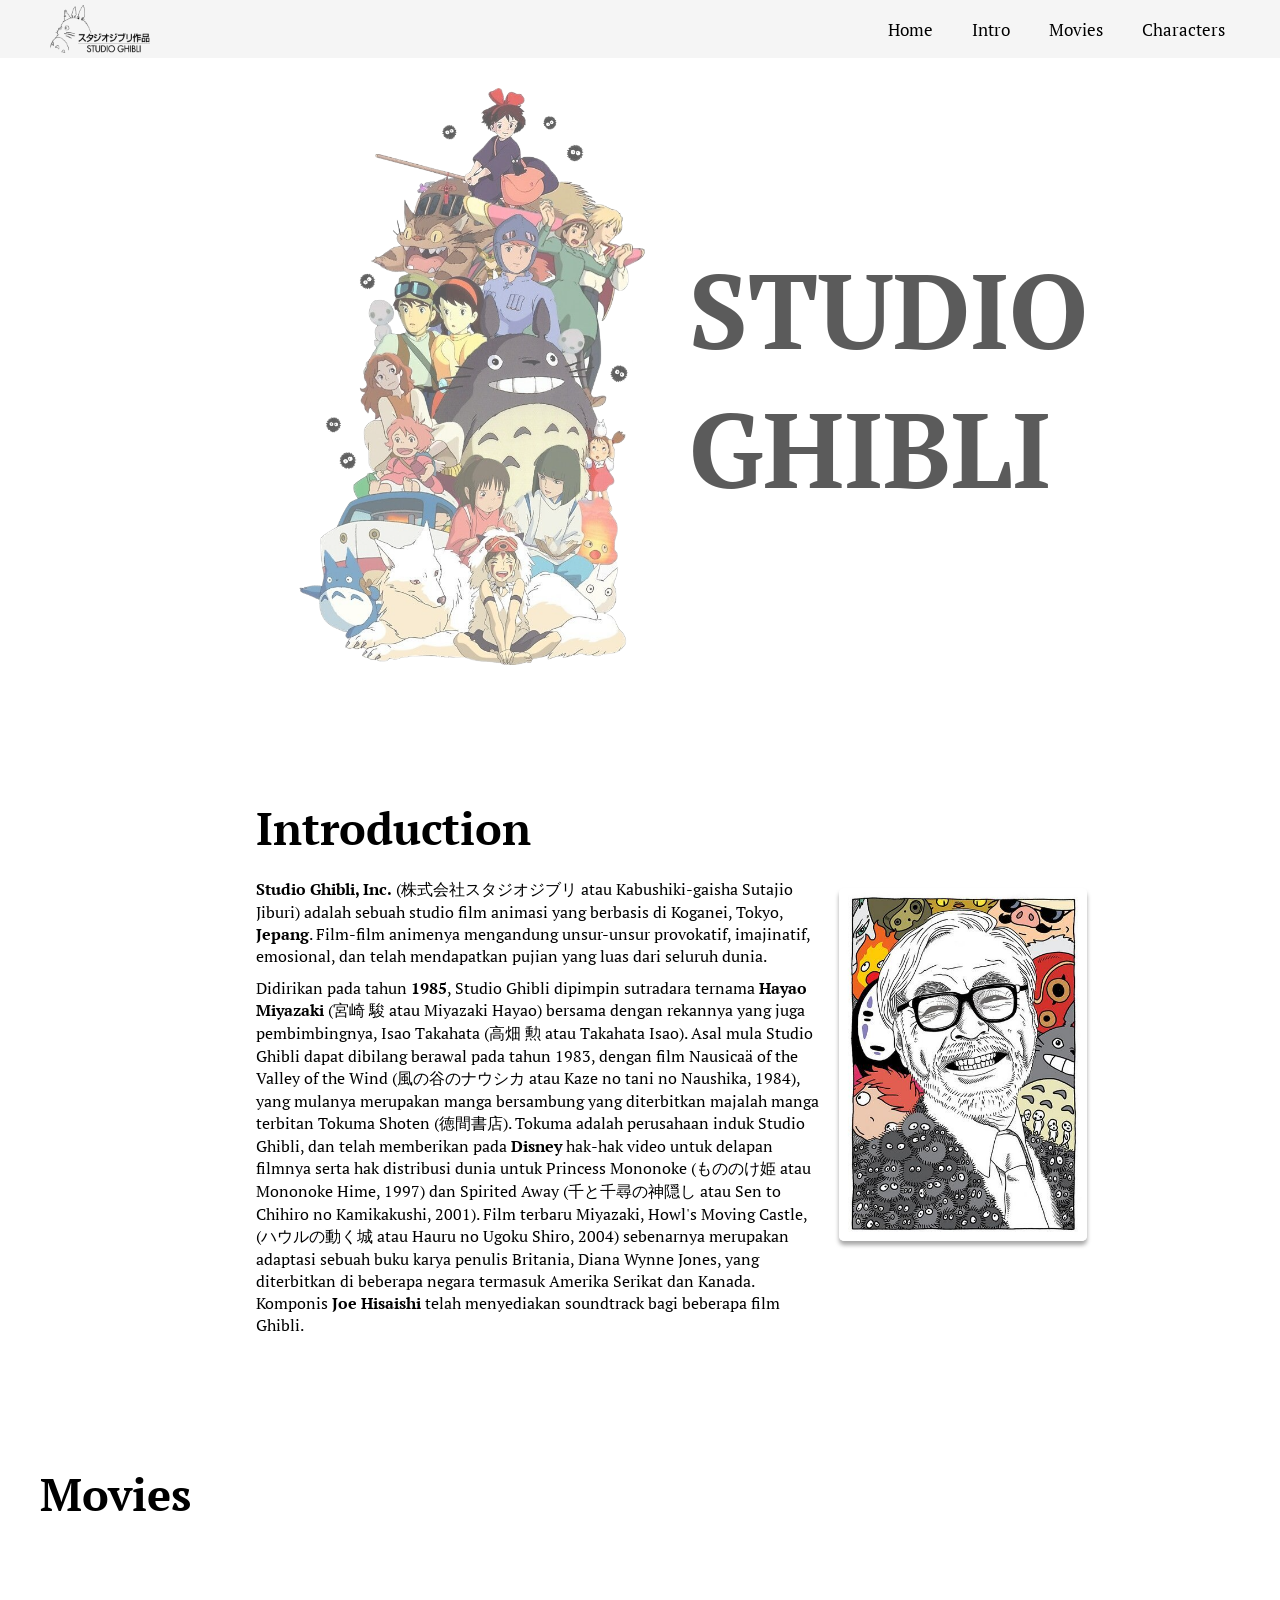
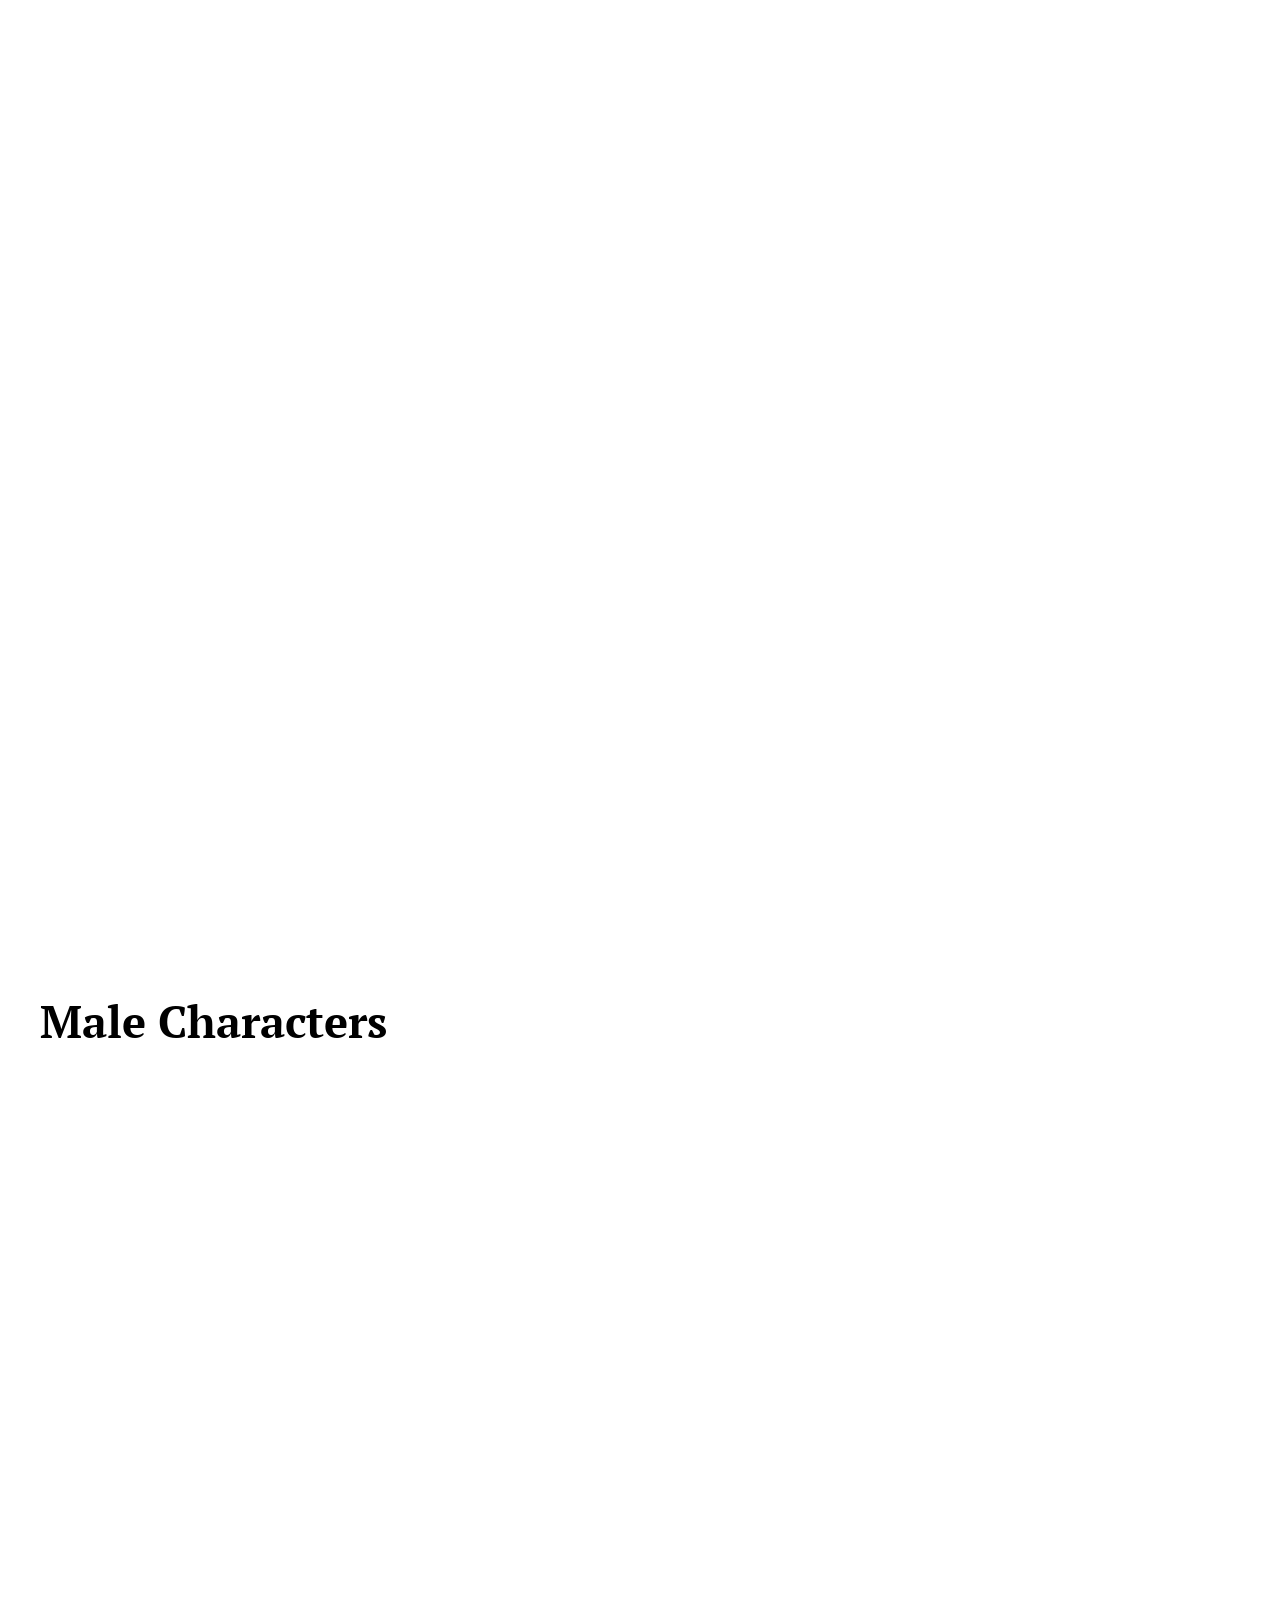
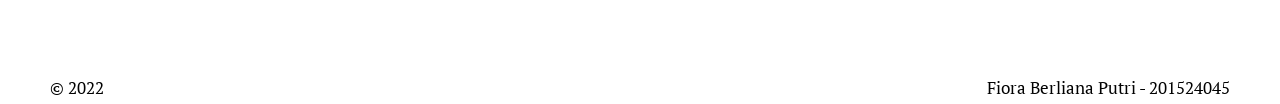
<file: Mission2_VanillaJS/index.html>
<!DOCTYPE html>
<html>
<head>
    <meta charset="UTF-8">
    <meta name="viewport" content="width=device-width, initial-scale=1.0">
    <link rel="stylesheet" href="assets/styles.css">
    <script src="assets/animation.js"></script>
    <title>Studio Ghibli-045</title>
</head>
<body>
    <!-- Header/Navbar -->
    <header>
        <div class="container bg-whitesmoke">
            <div class="navbar">
                <img src="assets/images/logo.png" class="logo">
                <nav>
                    <ul> 
                        <li><a href="">Home</a></li>
                        <li><a href="#intro">Intro</a></li>
                        <li><a href="#movies">Movies</a></li>
                        <li><a href="#characters">Characters</a></li>  
                    </ul>
                </nav> 
            </div>    
        </div>
    </header>
    <main>
        <!-- Home -->
        <section id="home">
            <div class="main-content mt30">
                <div class="images">
                    <img class="set-image1" src="assets/images/main-image.png">
                </div>
                <div class="title-main f-size1">
                    <h1 class="upper">Studio</h1>
                    <h1 class="upper">Ghibli</h1>    
                </div>
            </div>
        </section>

        <!-- Intro -->
        <section id="intro">
            <div class="intro-content">
                <div class="images">
                    <img id="img-intro" class="set-image2 box-shadow js-scroll" src="assets/images/intro-image.jpg">
                </div>
                <div id="content-intro" class="content js-scroll">
                    <h2 id="title-intro" class="f-size2 mb20 js-scroll">Introduction</h2> 
                    <p class="mb10">
                        <b>Studio Ghibli, Inc.</b> (株式会社スタジオジブリ atau Kabushiki-gaisha Sutajio Jiburi) adalah sebuah studio 
                        film animasi yang berbasis di Koganei, Tokyo, <b>Jepang</b>. Film-film animenya mengandung unsur-unsur 
                        provokatif, imajinatif, emosional, dan telah mendapatkan pujian yang luas dari seluruh dunia.
                    </p>
                    <p>
                        Didirikan pada tahun <b>1985</b>, Studio Ghibli dipimpin sutradara ternama <b>Hayao Miyazaki</b>
                        (宮崎 駿 atau Miyazaki Hayao) bersama dengan rekannya yang juga pembimbingnya, Isao Takahata 
                        (高畑 勲 atau Takahata Isao). Asal mula Studio Ghibli dapat dibilang berawal pada tahun 1983, dengan 
                        film Nausicaä of the Valley of the Wind (風の谷のナウシカ atau Kaze no tani no Naushika, 1984), yang 
                        mulanya merupakan manga bersambung yang diterbitkan majalah manga terbitan Tokuma Shoten (徳間書店). 
                        Tokuma adalah perusahaan induk Studio Ghibli, dan telah memberikan pada <b>Disney</b>  hak-hak video untuk 
                        delapan filmnya serta hak distribusi dunia untuk Princess Mononoke (もののけ姫 atau Mononoke Hime, 1997) 
                        dan Spirited Away (千と千尋の神隠し atau Sen to Chihiro no Kamikakushi, 2001). Film terbaru Miyazaki, 
                        Howl's Moving Castle, (ハウルの動く城 atau Hauru no Ugoku Shiro, 2004) sebenarnya merupakan adaptasi sebuah 
                        buku karya penulis Britania, Diana Wynne Jones, yang diterbitkan di beberapa negara termasuk Amerika 
                        Serikat dan Kanada. Komponis <b>Joe Hisaishi</b> telah menyediakan soundtrack bagi beberapa film Ghibli.
                    </p>
                </div>
            </div>
        </section>

        <!-- Movies -->
        <section id="movies">
            <h2 class="f-size2 pad1">Movies</h2> 
            <div class="movie-content">
                <div id="mov1" class="card box-shadow js-scroll">
                    <div class="images">
                        <img class="set-image1" src="assets/images/movie1.jpg">
                    </div>
                    <div class="desc-movie">
                        <h2 class="upper f-size3 mb20"><b>Princess Mononoke</b></h2>
                        <p class="f-size5">year <b>1997</b></p>
                        <p class="f-size5">genre <b class="upper">Action Adventure Fantasy</b></p>
                        <p class="f-size5">run time <b class="upper">95 minutes</b></p>
                        <p class="f-size5">directed by <b class="upper">Hayao Miyazaki</b></p>
                        <p class="f-size5">produced by <b class="upper">Tokuma Shoten</b></p>
                    </div>
                </div>
                <div id="mov2" class="card box-shadow js-scroll">
                   <div class="images">
                        <img class="set-image1" src="assets/images/movie2.jpg">
                   </div>
                   <div class="desc-movie">
                        <h2 class="upper f-size3 mb20"><b>Howl's Moving Castle</b></h2>
                        <p class="f-size5">year <b>2004</b></p>
                        <p class="f-size5">genre <b class="upper">Romance Adventure Fantasy</b></p>
                        <p class="f-size5">run time <b class="upper">119 minutes</b></p>
                        <p class="f-size5">directed by <b class="upper">Hayao Miyazaki</b></p>
                        <p class="f-size5">produced by <b class="upper">Hayao Miyazaki</b></p>
                    </div>
                </div> 
                <div id="mov3" class="card box-shadow js-scroll">
                    <div class="images">
                        <img class="set-image1" src="assets/images/movie3.jpg">
                    </div>
                    <div class="desc-movie">
                        <h2 class="upper f-size3 mb20"><b>Whisper of The Heart</b></h2>
                        <p class="f-size5">year <b>1995</b></p>
                        <p class="f-size5">genre <b class="upper">Slice of Life Drama Romance</b></p>
                        <p class="f-size5">run time <b class="upper">111 minutes</b></p>
                        <p class="f-size5">directed by <b class="upper">Yoshifumi Kondo</b></p>
                        <p class="f-size5">produced by <b class="upper">Toshio Suzuki</b></p>
                    </div>
                </div>
                <div id="mov4" class="card box-shadow js-scroll">
                    <div class="images">
                        <img class="set-image1" src="assets/images/movie4.jpg">
                    </div>
                    <div class="desc-movie">
                        <h2 class="upper f-size3 mb20"><b>The Secret Life of Arriety</b></h2>
                        <p class="f-size5">year <b>2010</b></p>
                        <p class="f-size5">genre <b class="upper">Drama Fantasy</b></p>
                        <p class="f-size5">run time <b class="upper">94 minutes</b></p>
                        <p class="f-size5">directed by <b class="upper">Hiromasa Yonebashi</b></p>
                        <p class="f-size5">produced by <b class="upper">Studio Ghibli</b></p>
                    </div>
                </div>
                <div id="mov5" class="card box-shadow js-scroll">
                    <div class="images">
                        <img class="set-image1" src="assets/images/movie5.jpg">
                    </div>
                    <div class="desc-movie">
                        <h2 class="upper f-size3 mb50"><b>Spirited Away</b></h2>
                        <p class="f-size5">year <b>2001</b></p>
                        <p class="f-size5">genre <b class="upper">Mystery Adventure Fantasy</b></p>
                        <p class="f-size5">run time <b class="upper">125 minutes</b></p>
                        <p class="f-size5">directed by <b class="upper">Hayao Miyazaki</b></p>
                        <p class="f-size5">produced by <b class="upper">Toshio Suzuki</b></p>
                    </div>
                </div>              
            </div>
                <div class="movie-content">
                    <div id="mov6" class="card box-shadow js-scroll">
                        <div class="images">
                            <img class="set-image1" src="assets/images/movie6.jpg">
                        </div>
                        <div class="desc-movie">
                            <h2 class="upper f-size3 mb20"><b>Ponyo on The Cliff by The Sea</b></h2>
                            <p class="f-size5">year <b>2008</b></p>
                            <p class="f-size5">genre <b class="upper">Adventure Fantasy</b></p>
                            <p class="f-size5">run time <b class="upper">103 minutes</b></p>
                            <p class="f-size5">directed by <b class="upper">Hayao Miyazaki</b></p>
                            <p class="f-size5">produced by <b class="upper">Studio Ghibli</b></p>
                        </div>
                    </div>
                    <div id="mov7" class="card box-shadow js-scroll">
                        <div class="images">
                            <img class="set-image1" src="assets/images/movie7.jpg">
                        </div>
                        <div class="desc-movie">
                            <h2 class="upper f-size3 mb20"><b>Kiki's Delivery Service</b></h2>
                            <p class="f-size5">year <b>1989</b></p>
                            <p class="f-size5">genre <b class="upper">Romance Adventure Fantasy</b></p>
                            <p class="f-size5">run time <b class="upper">103 minutes</b></p>
                            <p class="f-size5">directed by <b class="upper">Hayao Miyazaki</b></p>
                            <p class="f-size5">produced by <b class="upper">Toru Hara</b></p>
                        </div>
                    </div> 
                    <div id="mov8" class="card box-shadow js-scroll">
                        <div class="images">
                            <img class="set-image1" src="assets/images/movie8.jpg">
                        </div>
                        <div class="desc-movie">
                            <h2 class="upper f-size3 mb20"><b>From Up on Poppy Hill</b></h2>
                            <p class="f-size5">year <b>2011</b></p>
                            <p class="f-size5">genre <b class="upper">Historical Romance School</b></p>
                            <p class="f-size5">run time <b class="upper">92 minutes</b></p>
                            <p class="f-size5">directed by <b class="upper">Goro Miyazaki</b></p>
                            <p class="f-size5">produced by <b class="upper">Tokshio Suzuki</b></p>
                        </div>
                    </div>
                    <div id="mov9" class="card box-shadow js-scroll">
                        <div class="images">
                            <img class="set-image1" src="assets/images/movie9.jpg">
                        </div>
                        <div class="desc-movie">
                            <h2 class="upper f-size3 mb50"><b>The Wind Rises</b></h2>
                            <p class="f-size5">year <b>2013</b></p>
                            <p class="f-size5">genre <b class="upper">Drama Historical Romance</b></p>
                            <p class="f-size5">run time <b class="upper">95 minutes</b></p>
                            <p class="f-size5">directed by <b class="upper">Hayao Miyazaki</b></p>
                            <p class="f-size5">produced by <b class="upper">Studio Ghibli</b></p>
                        </div>
                    </div>
                    <div id="mov10" class="card box-shadow js-scroll">
                        <div class="images">
                            <img class="set-image1" src="assets/images/movie10.jpg">
                        </div>
                        <div class="desc-movie">
                            <h2 class="upper f-size3 mb50"><b>Ocean Waves</b></h2>
                            <p class="f-size5">year <b>1993</b></p>
                            <p class="f-size5">genre <b class="upper">Drama Romance School</b></p>
                            <p class="f-size5">run time <b class="upper">72 minutes</b></p>
                            <p class="f-size5">directed by <b class="upper">Tomomi Mochizuki</b></p>
                            <p class="f-size5">produced by <b class="upper">Toshio Suzuki</b></p>
                        </div>
                    </div>              
                </div>
        </section>

        <!-- Characters -->
        <section id="characters">
            <h2 class="f-size2 pad2 mt100">Male Characters</h2> 
            <div class="char-content">
                <div id="char1" class="container js-scroll">
                    <div class="images">
                        <img class="rounded" src="assets/images/boy1.jpg">
                    </div>
                    <div class="name">
                        <h3>Ashitaka</h3>
                    </div>
                </div>
                <div id="char2" class="container js-scroll">
                    <div class="images">
                        <img class="rounded" src="assets/images/boy2.jpg">
                    </div>
                    <div class="name">
                        <h3>Howl</h3>
                    </div>
                </div>
                <div id="char3" class="container js-scroll">
                    <div class="images">
                        <img class="rounded" src="assets/images/boy3.jpg">
                    </div>
                    <div class="name">
                        <h3>Seiji</h3>
                    </div>
                </div>
                <div id="char4" class="container js-scroll">
                    <div class="images">
                        <img class="rounded" src="assets/images/boy4.jpg">
                    </div>
                    <div class="name">
                        <h3>Sho</h3>
                    </div>
                </div>
                <div id="char5" class="container js-scroll">
                    <div class="images">
                        <img class="rounded" src="assets/images/boy5.jpg">
                    </div>
                    <div class="name">
                        <h3>Haku</h3>
                    </div>
                </div>
            </div>
            <div class="char-content">
                <div id="char6" class="container js-scroll">
                    <div class="images">
                        <img class="rounded" src="assets/images/boy6.jpg">
                    </div>
                    <div class="name">
                        <h3>Sosuke</h3>
                    </div>
                </div>
                <div id="char7" class="container js-scroll">
                    <div class="images">
                        <img class="rounded" src="assets/images/boy7.jpg">
                    </div>
                    <div class="name">
                        <h3>Tombo</h3>
                    </div>
                </div>
                <div id="char8" class="container js-scroll">
                    <div class="images">
                        <img class="rounded" src="assets/images/boy8.jpg">
                    </div>
                    <div class="name">
                        <h3>Shun</h3>
                    </div>
                </div>
                <div id="char9" class="container js-scroll">
                    <div class="images">
                        <img class="rounded" src="assets/images/boy9.jpg">
                    </div>
                    <div class="name">
                        <h3>Jiro</h3>
                    </div>
                </div>
                <div id="char10" class="container js-scroll">
                    <div class="images">
                        <img class="rounded" src="assets/images/boy10.jpg">
                    </div>
                    <div class="name">
                        <h3>Taku</h3>
                    </div>
                </div>
            </div>
        </section>

        <!-- Footer -->
        <footer>
            <div class="container">
                <div class="navbar mt30">
                    <h5 class="f-size4 f-weight3">&copy 2022</h5>
                    <nav>
                       <p class="f-size4">Fiora Berliana Putri - 201524045</p> 
                    </nav>
                </div>
            </div>    
        </footer>
    </main>
    <script src="assets/script.js"></script>
</body>
</html>
</file>
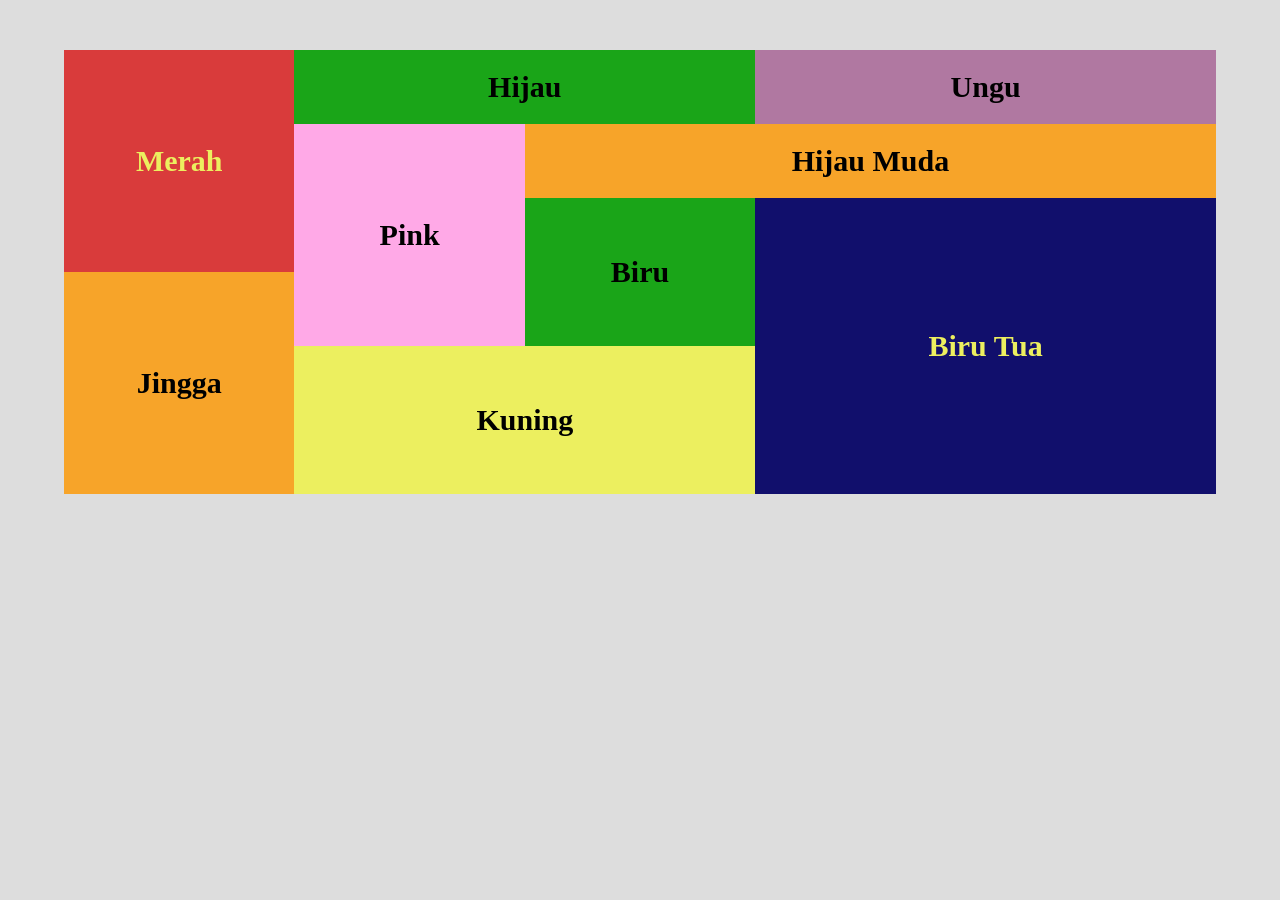
<file: Mission1_HTML/tugas 1/index.html>
<!DOCTYPE html>
<html lang="en">
<head>
    <meta charset="UTF-8"/>
    <meta name="viewport" content="width=device-width, initial-scale=1.0" />
    <link rel="stylesheet" href="styles.css">
    <title>Styling Box-045</title>
</head>
<body>
    <div class="container">
    <div class="box box1 color-red font font-color-yellow">Merah</div>
    <div class="box box2 color-green font">Hijau</div>
    <div class="box box3 color-purple font">Ungu</div>
    <div class="box box4 color-orange font">Jingga</div>
    <div class="box box5 color-pink font">Pink</div>
    <div class="box box6 color-orange font">Hijau Muda</div>
    <div class="box box7 color-green font">Biru</div>
    <div class="box box8 color-yellow font">Kuning</div>
    <div class="box box9 color-navy font font-color-yellow">Biru Tua</div>
    </div>
</body>
</html>
</file>
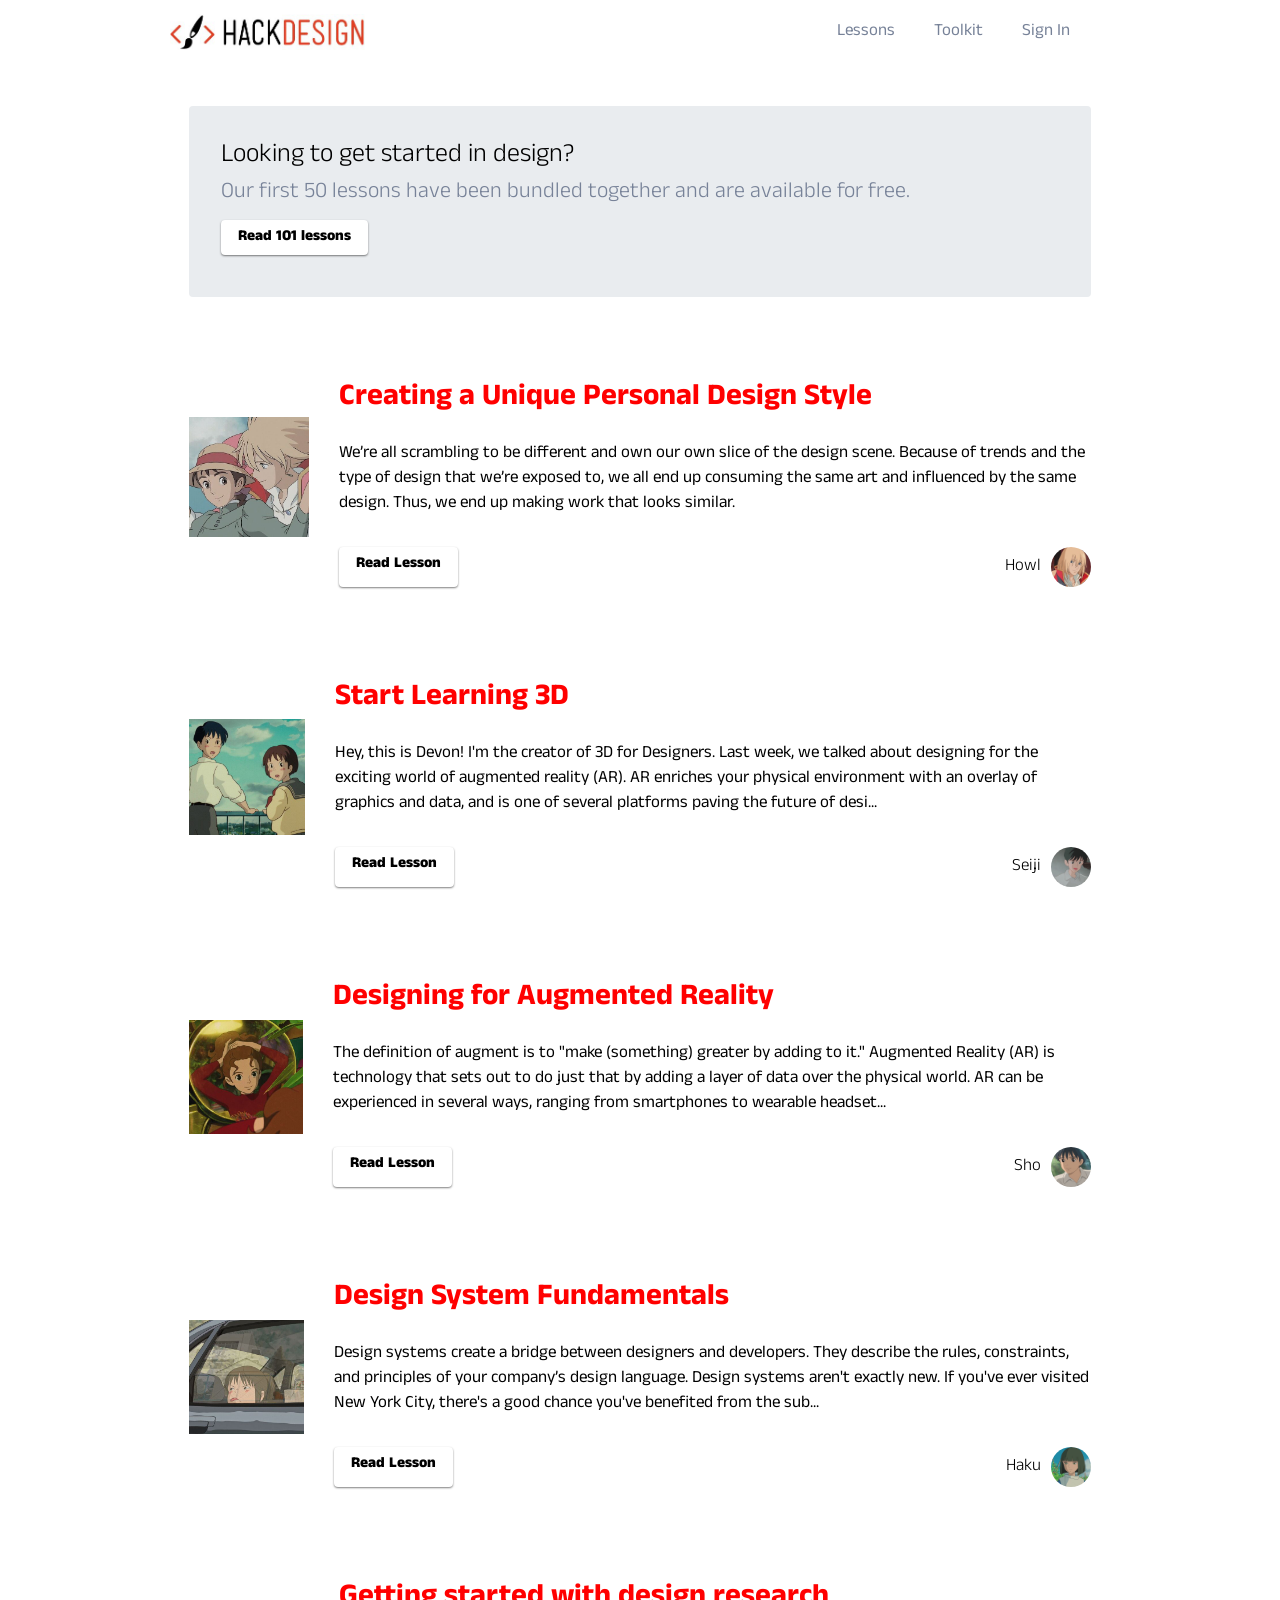
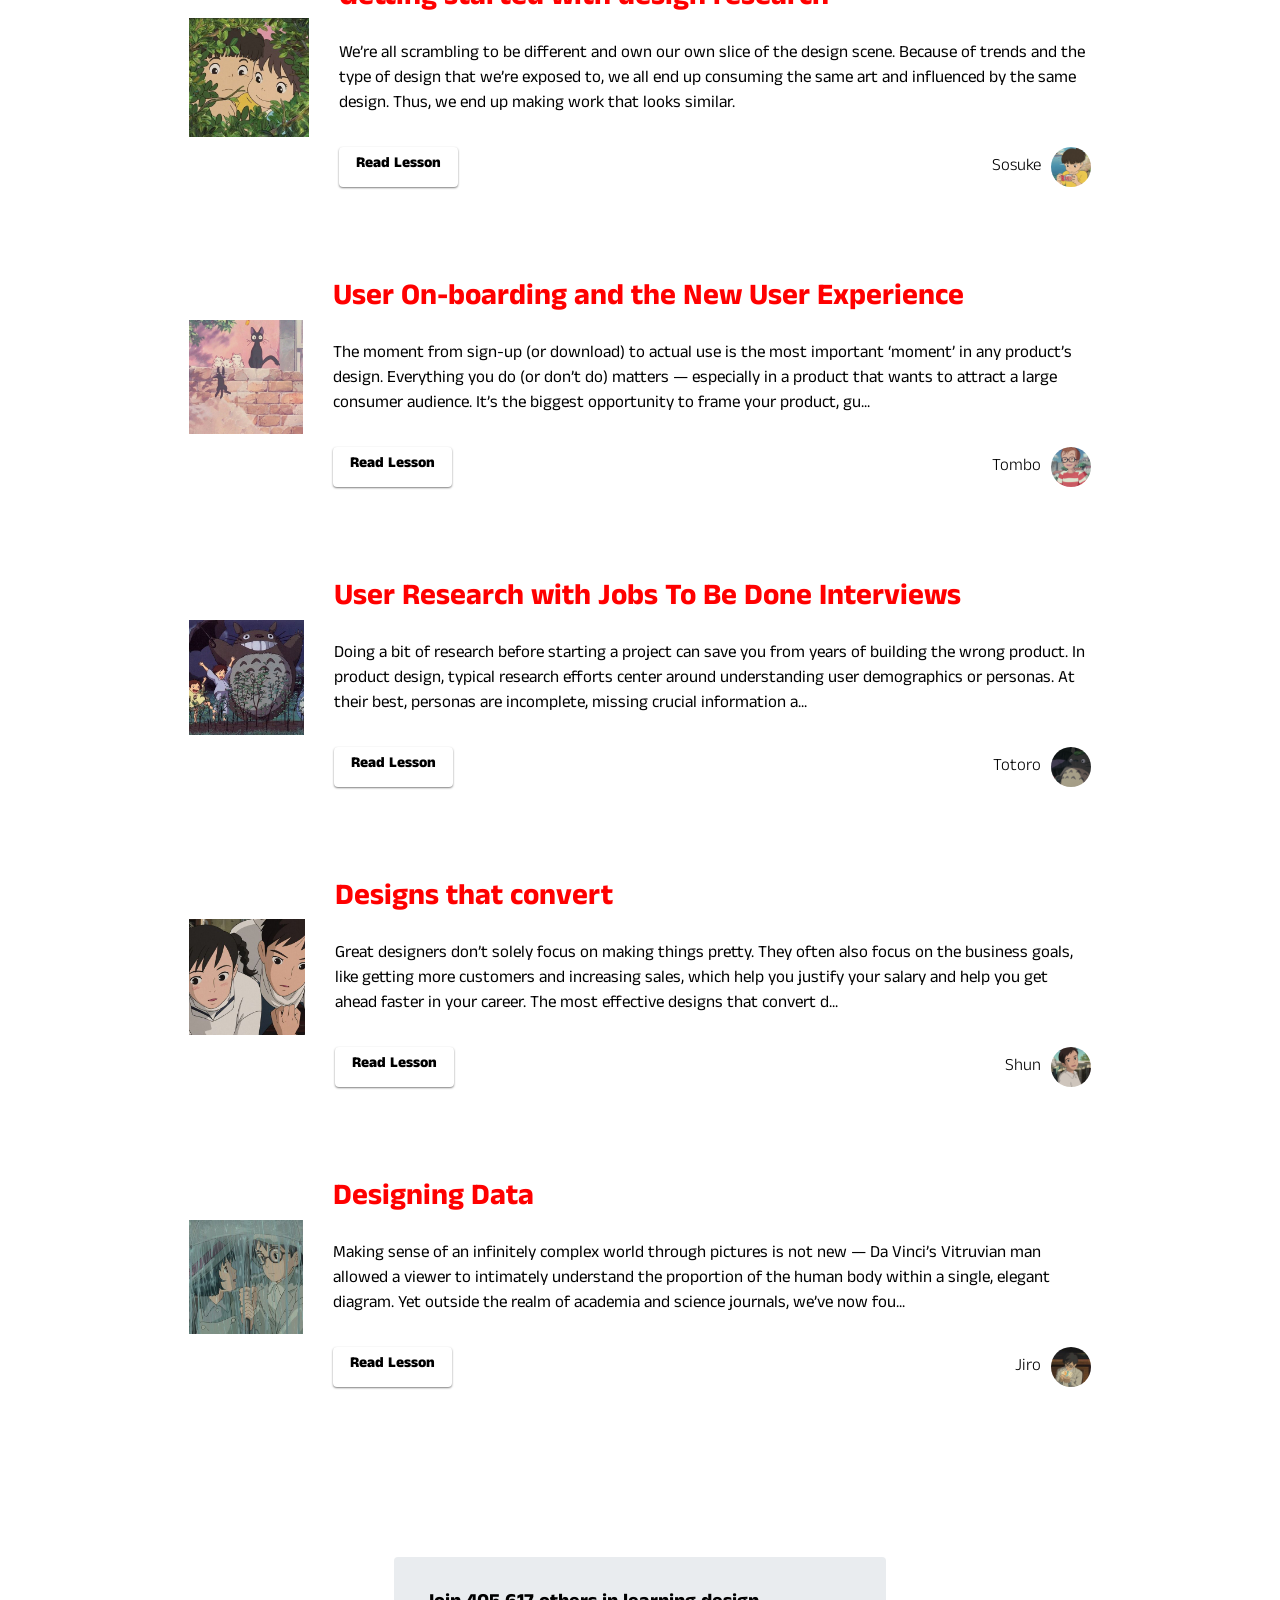
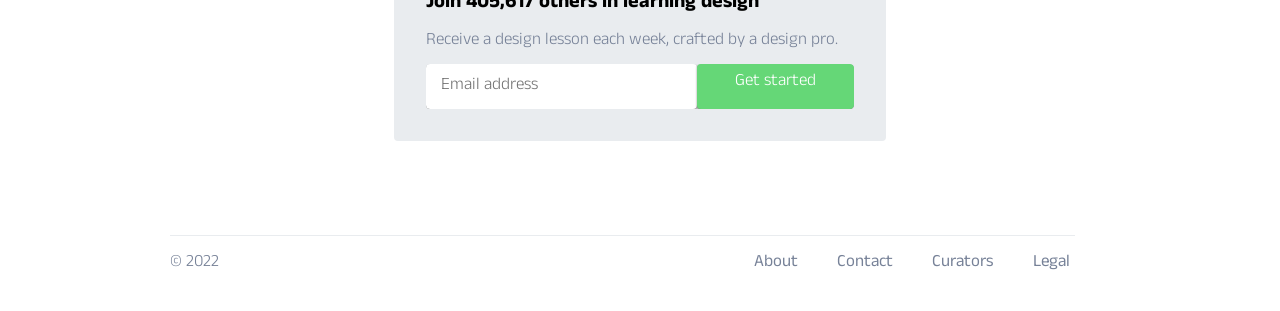
<file: Mission1_HTML/tugas 2/index.html>
<!DOCTYPE html>
<html>
<head>
    <meta charset="UTF-8">
    <meta name="viewport" content="width=device-width, initial-scale=1.0">
    <link rel="stylesheet" href="styles.css">
    <title>Imitate Web-045</title>
</head>
<body>
    <!-- Header/Navbar -->
    <header>
        <div class="container">
            <div class="navbar">
                <img src="images/logo.png" class="logo">
                <nav>
                    <ul> 
                        <li><a href="">Lessons</a></li>
                        <li><a href="">Toolkit</a></li>
                        <li><a href="">Sign In</a></li> 
                    </ul>
                </nav> 
            </div>    
        </div>
    </header>

    <article>
        <!-- Card -->
        <div class="card">
            <h2 class="f-weight3 f-size2">Looking to get started in design?</h2>
            <p class="f-weight3 f-size3 c-grey mb-10">Our first 50 lessons have been bundled together and are available for free.</p>
            <a class="btn btn-white btn-shadow mtb-10">Read 101 lessons</a>  
        </div>

        <!-- Content -->
        <main>
            <div class="content mt-50">
                <div class="image">
                    <img src="images/content-image1.jpg">
                </div>
                <div class="content-main">
                    <a class="red-underline"><h1 class="f-size1 c-red">Creating a Unique Personal Design Style</h1></a>
                    <p class="f-size5 mt-20">We’re all scrambling to be different and own our own slice of the design scene. Because of trends and the type of design that we’re exposed to, we all end up consuming the same art and influenced by the same design. Thus, we end up making work that looks similar.</p>
                    <div class="content-footer mt-30">
                        <a class="btn btn-white btn-shadow">Read Lesson</a>
                        <div class="profile">
                            <h3 class="f-weight3 f-size5 c-grey1">Howl</h3>
                            <img class="rounded" src="images//profile-image1.jpg">
                        </div>
                    </div>
                </div>
            </div>
            <div class="content mt-50">
                <div class="image">
                    <img src="images/content-image2.jpg">
                </div>
                <div class="content-main">
                    <a class="red-underline"><h1 class="f-size1 c-red">Start Learning 3D</h1></a>
                    <p class="f-size5 mt-20">Hey, this is Devon! I'm the creator of 3D for Designers. Last week, we talked about designing for the exciting world of augmented reality (AR). AR enriches your physical environment with an overlay of graphics and data, and is one of several platforms paving the future of desi...</p>
                    <div class="content-footer mt-30">
                        <a class="btn btn-white btn-shadow">Read Lesson</a>
                        <div class="profile">
                            <h3 class="f-weight3 f-size5 c-grey1">Seiji</h3>
                            <img class="rounded" src="images//profile-image2.jpg">
                        </div>
                    </div>
                </div>
            </div>
            <div class="content mt-50">
                <div class="image">
                    <img src="images/content-image3.jpg">
                </div>
                <div class="content-main">
                    <a class="red-underline"><h1 class="f-size1 c-red">Designing for Augmented Reality</h1></a>
                    <p class="f-size5 mt-20">The definition of augment is to "make (something) greater by adding to it." Augmented Reality (AR) is technology that sets out to do just that by adding a layer of data over the physical world. AR can be experienced in several ways, ranging from smartphones to wearable headset...</p>
                    <div class="content-footer mt-30">
                        <a class="btn btn-white btn-shadow">Read Lesson</a>
                        <div class="profile">
                            <h3 class="f-weight3 f-size5 c-grey1">Sho</h3>
                            <img class="rounded" src="images//profile-image3.jpg">
                        </div>
                    </div>
                </div>
            </div>
            <div class="content mt-50">
                <div class="image">
                    <img src="images/content-image4.jpg">
                </div>
                <div class="content-main">
                    <a class="red-underline"><h1 class="f-size1 c-red">Design System Fundamentals</h1></a>
                    <p class="f-size5 mt-20">Design systems create a bridge between designers and developers. They describe the rules, constraints, and principles of your company’s design language. Design systems aren't exactly new. If you've ever visited New York City, there's a good chance you've benefited from the sub...</p>
                    <div class="content-footer mt-30">
                        <a class="btn btn-white btn-shadow">Read Lesson</a>
                        <div class="profile">
                            <h3 class="f-weight3 f-size5 c-grey1">Haku</h3>
                            <img class="rounded" src="images//profile-image4.jpg">
                        </div>
                    </div>
                </div>
            </div>
            <div class="content mt-50">
                <div class="image">
                    <img src="images/content-image5.jpg">
                </div>
                <div class="content-main">
                    <a class="red-underline"><h1 class="f-size1 c-red">Getting started with design research</h1></a>
                    <p class="f-size5 mt-20">We’re all scrambling to be different and own our own slice of the design scene. Because of trends and the type of design that we’re exposed to, we all end up consuming the same art and influenced by the same design. Thus, we end up making work that looks similar.</p>
                    <div class="content-footer mt-30">
                        <a class="btn btn-white btn-shadow">Read Lesson</a>
                        <div class="profile">
                            <h3 class="f-weight3 f-size5 c-grey1">Sosuke</h3>
                            <img class="rounded" src="images//profile-image5.jpg">
                        </div>
                    </div>
                </div>
            </div>
            <div class="content mt-50">
                <div class="image">
                    <img src="images/content-image6.jpg">
                </div>
                <div class="content-main">
                    <a class="red-underline"><h1 class="f-size1 c-red">User On-boarding and the New User Experience</h1></a>
                    <p class="f-size5 mt-20">The moment from sign-up (or download) to actual use is the most important ‘moment’ in any product’s design. Everything you do (or don’t do) matters — especially in a product that wants to attract a large consumer audience. It’s the biggest opportunity to frame your product, gu...</p>
                    <div class="content-footer mt-30">
                        <a class="btn btn-white btn-shadow">Read Lesson</a>
                        <div class="profile">
                            <h3 class="f-weight3 f-size5 c-grey1">Tombo</h3>
                            <img class="rounded" src="images//profile-image6.jpg">
                        </div>
                    </div>
                </div>
            </div>
            <div class="content mt-50">
                <div class="image">
                    <img src="images/content-image7.jpg">
                </div>
                <div class="content-main">
                    <a class="red-underline"><h1 class="f-size1 c-red">User Research with Jobs To Be Done Interviews</h1></a>
                    <p class="f-size5 mt-20">Doing a bit of research before starting a project can save you from years of building the wrong product. In product design, typical research efforts center around understanding user demographics or personas. At their best, personas are incomplete, missing crucial information a...</p>
                    <div class="content-footer mt-30">
                        <a class="btn btn-white btn-shadow">Read Lesson</a>
                        <div class="profile">
                            <h3 class="f-weight3 f-size5 c-grey1">Totoro</h3>
                            <img class="rounded" src="images//profile-image7.jpg">
                        </div>
                    </div>
                </div>
            </div>
            <div class="content mt-50">
                <div class="image">
                    <img src="images/content-image8.jpg">
                </div>
                <div class="content-main">
                    <a class="red-underline"><h1 class="f-size1 c-red">Designs that convert</h1></a>
                    <p class="f-size5 mt-20">Great designers don’t solely focus on making things pretty. They often also focus on the business goals, like getting more customers and increasing sales, which help you justify your salary and help you get ahead faster in your career. The most effective designs that convert d...</p>
                    <div class="content-footer mt-30">
                        <a class="btn btn-white btn-shadow">Read Lesson</a>
                        <div class="profile">
                            <h3 class="f-weight3 f-size5 c-grey1">Shun</h3>
                            <img class="rounded" src="images//profile-image8.jpg">
                        </div>
                    </div>
                </div>
            </div>
            <div class="content mt-50">
                <div class="image">
                    <img src="images/content-image9.jpg">
                </div>
                <div class="content-main">
                    <a class="red-underline"><h1 class="f-size1 c-red">Designing Data</h1></a>
                    <p class="f-size5 mt-20">Making sense of an infinitely complex world through pictures is not new — Da Vinci’s Vitruvian man allowed a viewer to intimately understand the proportion of the human body within a single, elegant diagram. Yet outside the realm of academia and science journals, we’ve now fou...</p>
                    <div class="content-footer mt-30">
                        <a class="btn btn-white btn-shadow">Read Lesson</a>
                        <div class="profile">
                            <h3 class="f-weight3 f-size5 c-grey1">Jiro</h3>
                            <img class="rounded" src="images//profile-image9.jpg">
                        </div>
                    </div>
                </div>
            </div>
        </main>
    </article>

    <!-- Card -->
    <aside>
        <div class="card">
          <h1 class="f-size4 f-weight1">Join 405,617 others in learning design</h1>
          <p class="f-size5 c-grey f-weight3 mtb-10">Receive a design lesson each week, crafted by a design pro.</p>
          <div class="email">
            <input class="f-size5 f-weight3 btn btn-white btn-shadow" type="text" placeholder="Email address">
            <a class="none-underline f-size5 f-weight3 c-white txt-center btn btn-width1 btn-green btn-shadow" href="">Get started</a>
          </div>
        </div>
    </aside>

    <!-- Footer -->
    <footer>
        <div class="container">
            <div class="navbar mtb-30 border-top">
                <h5 class="f-size5 f-weight3 c-grey">&copy 2022</h5>
                <nav>
                    <ul>
                        <li><a href="">About</a></li>
                        <li><a href="">Contact</a></li>
                        <li><a href="">Curators</a></li>
                        <li><a href="">Legal</a></li>
                    </ul>
                </nav>
            </div>
        </div>    
    </footer>
</body>
</html>
</file>
<file: Mission2_VanillaJS/assets/styles.css>
@import url('https://fonts.googleapis.com/css2?family=PT+Serif&display=swap');

*{
    margin: 0;
    padding: 0;
    box-sizing: border-box;
    font-family: 'PT Serif', serif;
}

header{
    position: sticky;
    top: 0;
    z-index: 1;
}

.container{
    padding: 5px 50px;
}

header .container{
    margin: 0;
}

.navbar{
    height: 15%;
    display: flex;
    align-items: center;
}

.logo{
    width: 100px;
}

nav{
    flex: 1;
    text-align: right;
}

nav ul li{
    margin-left: 25px;
    padding: 5px;
    list-style: none;
    display: inline-block;
}

nav ul li a{
    text-decoration: none;
    color: black;
    font-size: 17px;
}

a:hover{
    text-decoration: underline;
}

.main-content{
    display: flex;
}

.title-main{
    padding-right: 15%;
    margin: auto;
}

.main-content .images{
    margin-left: 20%;
    width: 450px;
    display: block;
}

.set-image1 {
    width: 100%;
}

.set-image2 {
    width: 800%;
    border-radius: 5px;
}

.intro-content .images{
    margin-right: 20%;
    margin-top: auto;
    margin-bottom: auto;
}

.intro-content{
    display: flex;
    flex-direction: row-reverse;
    justify-content: center;
    text-align: left;
    gap: 20px;
    padding: 10% 20%;
}

.movie-content{
    display: flex;
    flex-direction: row;
    justify-content: center;
}

.card{
    margin: 10px;
    padding: 20px;
    border-radius: 10px;
    background-color: #e9ecef;
    width: 18%;
    text-align: left;
}

.char-content{
    display: flex;
    flex-direction: row;
    justify-content: center;
}

.char-content .container{
    margin-top: 50px;
    margin-bottom: 50px;
}

.rounded{
    width: 100%;
    border-radius: 50%;
}

.name{
    text-align: center;
}

footer .container{
    margin-top: 0;
    margin-bottom: 0; 
}

/* Utils for Font/Text */
.f-weight3{
    font-weight: 300;
}

.f-size1{
    font-size: 70px;
}

.f-size2{
    font-size: 45px;
}

.f-size3{
    font-size: 27px;
}

.f-size4{
    font-size: 17px;
}

.f-size5{
    font-size: 12px;
}

.upper{
    text-transform: uppercase
}

.lower{
    text-transform: lowercase
}

/* Utils */
.box-shadow{
    box-shadow: 0 4px 4px rgba(0,0,0,0.35);
}

.bg-whitesmoke{
    background-color: whitesmoke;
}

.mtb30{
    margin-top: 30px;
    margin-bottom: 30px;
}

.mtb50{
    margin-top: 50px;
    margin-bottom: 50px;
}

.mtb100{
    margin-top: 100px;
    margin-bottom: 100px;
}

.mt30{
    margin-top: 30px;
}

.mt100{
    margin-top: 100px;
}

.mb10{
    margin-bottom: 10px;
}

.mb20{
    margin-bottom: 20px;
}

.mb50{
    margin-bottom: 50px;
}

.pad1{
    padding-left: 40px;
    padding-bottom: 20px;
}

.pad2{
    padding-left: 40px;
}

/* Javascript Scroll */
.js-scroll {
    opacity: 0;
    transform: scale(0.1);
    transition: all 1s ease-in-out;
}

.active {
    opacity: 1;
    transform: scale(1);
}
</file>
<file: Mission1_HTML/tugas 1/styles.css>
*{
    margin: 0;
    padding: 0;
    background-color: #ddd;
}

.font{ /* default warna hitam */
    font-weight: 700;
    font-size: 30px;
}

.font-color-yellow{
    color: #ECEF5F;
}

.container{
    display: grid;
    width: 90%;
    height: 100%;
    margin: 50px auto;
    grid-template-columns: 1fr 1fr 1fr 1fr 1fr;
    grid-template-rows: 1fr 1fr 1fr 1fr 1fr 1fr;
}

.box{
    background-color: white;
    display: flex;
    justify-content: center;
    align-items: center;
    padding: 20px;
}

/* Box */
.box1{ /* box merah */
    grid-column: 1;
    grid-row: 1 / span 3;
}

.box2{ /* box hijau */
    grid-column: 2 / span 2;
    grid-row: 1;
}

.box3{ /* box ungu */
    grid-column: 4 / span 2;
    grid-row: 1;
}

.box4{ /* box jingga */
    grid-column: 1;
    grid-row: 4 / span 3;
}

.box5{ /* box pink */
    grid-column: 2;
    grid-row: 2 / span 3;
}

.box6{ /* box hijau muda */
    grid-column: 3 / span 3;
    grid-row: 2;
}

.box7{ /* box biru */
    grid-column: 3;
    grid-row: 3 / span 2;
}

.box8{ /* box kuning */
    grid-column: 2 / span 2;
    grid-row: 5 / span 2;
}

.box9{ /* box biru tua */
    grid-column: 4 / span 2;
    grid-row: 3 / span 4;
}

/* color */
.color-red{
    background-color: #D93B3B;
}

.color-green{
    background-color: #1aa518;
}

.color-purple{
    background-color: #B078A1;
}

.color-orange{
    background-color: #F7A429;
}

.color-pink{
    background-color: #FFA9E7; 
}

.color-yellow{
    background-color: #ECEF5F;
}

.color-navy{
    background-color: #110f6c;
}
</file>
<file: Mission1_HTML/tugas 2/styles.css>
@import url('https://fonts.googleapis.com/css2?family=Anek+Telugu&display=swap');

*{
    margin: 0;
    padding: 0;
    box-sizing: border-box;
    font-family: 'Anek Telugu', sans-serif;
}

.container{
    padding: 1.1% 16% 0 13.3%;
}

.navbar{
    height: 15%;
    display: flex;
    align-items: center;
}

.logo{
    width: 195px;
}

nav{
    flex: 1;
    text-align: right;
}

nav ul li{
    margin-left: 25px;
    padding: 5px;
    list-style: none;
    display: inline-block;
}

nav ul li a{
    text-decoration: none;
    color: #778298;
    font-size: 17px;
}

a:hover{
    text-decoration: underline;
}

article{
    margin: auto;
    margin-top: 3.5rem;
    max-width: 72%;
}

main{
    display: flex;
    flex-direction: column;
    justify-content: center;
    align-items: center;
}

.card{
    margin: 10px;
    padding: 2rem;
    border-radius: 4px;
    background-color: #e9ecef;
}

.content{
    padding: 20px 10px;
    display: flex;
    gap: 30px;
}

.image{
    margin-top: auto;
    margin-bottom: auto;
    width: 300px;
    display: block;
    border-radius: 4px;
}

.image img{
    width: 100%;
    object-fit: cover;
}

.content-main{
    display: flex;
    flex-direction: column;
    justify-content: space-between;
}
  
.content-footer{
    display: flex;
    justify-content: space-between;
}

.profile{
    display: flex;
    justify-content: right;
    align-items: center;
    gap: 10px;
}

.rounded{
    width: 40px;
    border-radius: 50%;
}

aside {
    margin: 150px auto 50px;
    width: 40%;
}

.email{
    display: flex;
    border-radius: 4px;
    overflow: hidden;
}

.email input{
    padding: 10px 15px;
    width: 70%;
    border: 0;
}

/* Utils */
.btn{
    padding: 6px 17px 6px 17px;
    width: max-content;
    border-radius: 4px;
    display: block;
    font-weight: 900;
    font-size: 15px;
    color: black;
    cursor: pointer;
}

.btn-shadow{
    box-shadow: 0 1px 2px 0 rgb(0, 0, 0, .5);
}

.btn-white{
    background-color: white;
}

.btn-white:hover{
    text-decoration: none;
}

.btn-green{
    background-color: #65d777;
}

.btn-green:hover{
    text-decoration: none;
}

.btn-width1{
    width: 40%;
}

.mb-10{
    margin-bottom: 10px;
}

.mt-20{
    margin-top: 20px;
}

.mt-30{
    margin-top: 30px;
}

.mt-50{
    margin-top: 50px;
}

.mtb-10{
    margin-top: 10px;
    margin-bottom: 10px;
}

.mtb-30{
    margin-top: 30px;
    margin-bottom: 30px;
}

.border-top{
    border-top: 0.8px solid #e9ecef;
    padding: 10px 0 0 0;
}

/* Utils for Font/Text */
.f-weight3{
    font-weight: 300;
}

.f-size1{
    font-size: 30px;
}

.f-size2{
    font-size: 26px;
}

.f-size3{
    font-size: 22px;
}

.f-size4{
    font-size: 20px;
}

.f-size5{
    font-size: 17px;
}

.c-grey{
    color: #778298;
}

.c-red{
    color: red;
}

.c-white{
    color: white;
}

.none-underline{
    text-decoration: none;
}

.red-underline:hover{
    text-decoration-color: red;
}

.txt-center{
    text-align: center;
}

/* Responsive section */
@media screen and (max-width: 1180px){
    .container{
        padding: 1.5% 3% 0 5%;
    }
}

@media screen and (max-width: 840px){
    .navbar {
        flex-direction: column;
        align-items: flex-start;
        gap: 15px;
    }

    nav ul li{
        margin-left: 0;
        padding-left: 0;
        padding-right: 35px;
    }

    article{
        max-width: 96%;
        margin-top: 1.5rem;
    }

    .content-footer{
        display: block;
    }

    .profile{
        display: block;
        justify-content: left;
    }

    .image{
        display: none;
    }

    aside{
        width: 100%;
    }

    .email{
        flex-direction: column;
    }
    
    .email .btn{
        width: 100%;
    }
}

@media screen and (max-width: 630px){
    header nav{
        width: 100%;
        margin: 15px 0;
        padding: 5px;
        border-top: 1px solid #9ea9bc;
        border-bottom: 1px solid #9ea9bc;
        text-align: left;
    }

    footer nav{
        width: 100%;
        margin: 0;
        padding: 0;
        text-align: left;
    }
}
</file>
